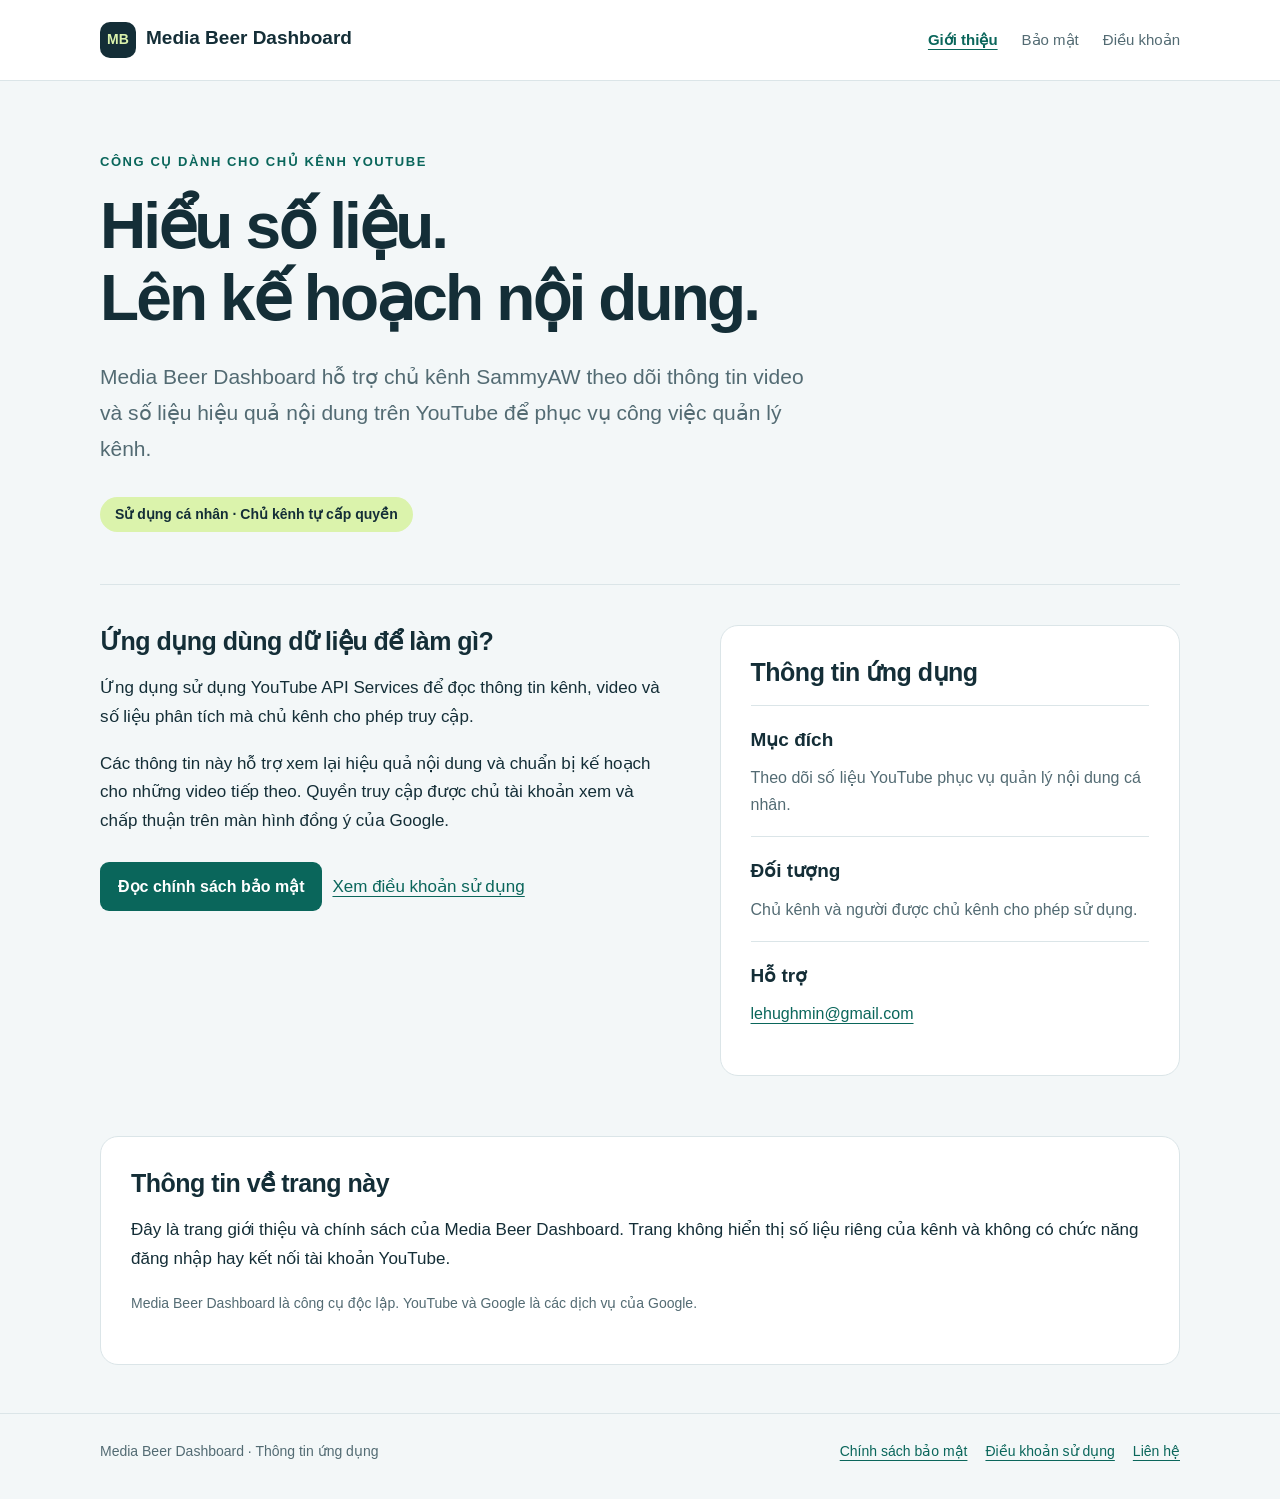
<file: index.html>
<!doctype html><html lang="vi"><head><meta charset="utf-8"><meta name="viewport" content="width=device-width,initial-scale=1"><meta name="robots" content="noindex,nofollow"><meta name="description" content="Thông tin ứng dụng Media Beer Dashboard, chính sách bảo mật và điều khoản sử dụng."><title>Giới thiệu | Media Beer Dashboard</title><link rel="stylesheet" href="style.css"></head><body><header><div class="wrap"><a class="brand" href="index.html"><span>MB</span>Media Beer Dashboard</a><nav aria-label="Điều hướng chính"><a href="index.html" aria-current="page">Giới thiệu</a><a href="privacy.html">Bảo mật</a><a href="terms.html">Điều khoản</a></nav></div></header><main class="wrap"><section class="hero"><p class="eyebrow">Công cụ dành cho chủ kênh YouTube</p><h1>Hiểu số liệu.<br>Lên kế hoạch nội dung.</h1><p class="lead">Media Beer Dashboard hỗ trợ chủ kênh SammyAW theo dõi thông tin video và số liệu hiệu quả nội dung trên YouTube để phục vụ công việc quản lý kênh.</p><span class="pill">Sử dụng cá nhân · Chủ kênh tự cấp quyền</span></section><section class="split"><div><h2>Ứng dụng dùng dữ liệu để làm gì?</h2><p>Ứng dụng sử dụng YouTube API Services để đọc thông tin kênh, video và số liệu phân tích mà chủ kênh cho phép truy cập.</p><p>Các thông tin này hỗ trợ xem lại hiệu quả nội dung và chuẩn bị kế hoạch cho những video tiếp theo. Quyền truy cập được chủ tài khoản xem và chấp thuận trên màn hình đồng ý của Google.</p><a class="button" href="privacy.html">Đọc chính sách bảo mật</a><a href="terms.html">Xem điều khoản sử dụng</a></div><aside class="panel"><h2>Thông tin ứng dụng</h2><div class="item"><h3>Mục đích</h3><p>Theo dõi số liệu YouTube phục vụ quản lý nội dung cá nhân.</p></div><div class="item"><h3>Đối tượng</h3><p>Chủ kênh và người được chủ kênh cho phép sử dụng.</p></div><div class="item"><h3>Hỗ trợ</h3><p><a class="contact" href="mailto:lehughmin@gmail.com">lehughmin@gmail.com</a></p></div></aside></section><section class="panel" style="margin-bottom:48px"><h2>Thông tin về trang này</h2><p>Đây là trang giới thiệu và chính sách của Media Beer Dashboard. Trang không hiển thị số liệu riêng của kênh và không có chức năng đăng nhập hay kết nối tài khoản YouTube.</p><p class="meta">Media Beer Dashboard là công cụ độc lập. YouTube và Google là các dịch vụ của Google.</p></section></main><footer><div class="wrap"><p>Media Beer Dashboard · Thông tin ứng dụng</p><div class="footlinks"><a href="privacy.html">Chính sách bảo mật</a><a href="terms.html">Điều khoản sử dụng</a><a href="mailto:lehughmin@gmail.com">Liên hệ</a></div></div></footer></body></html>
</file>
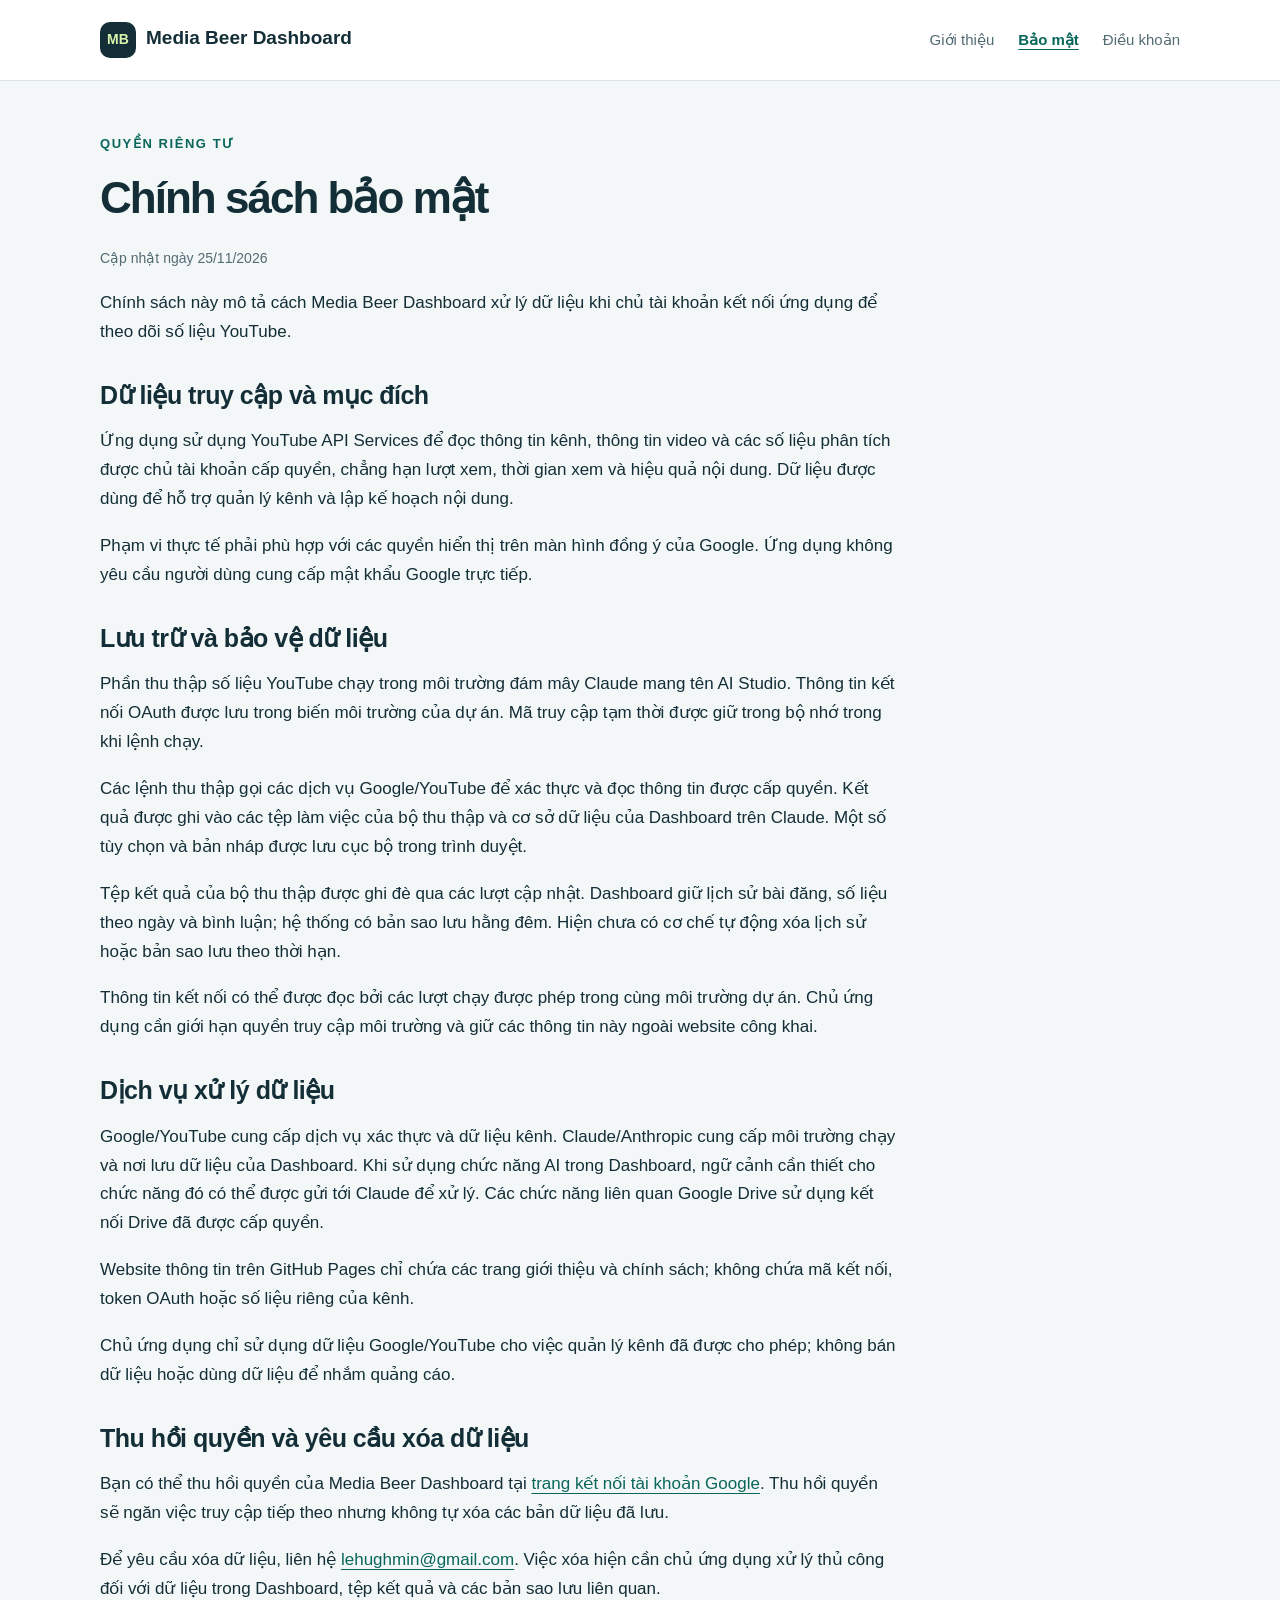
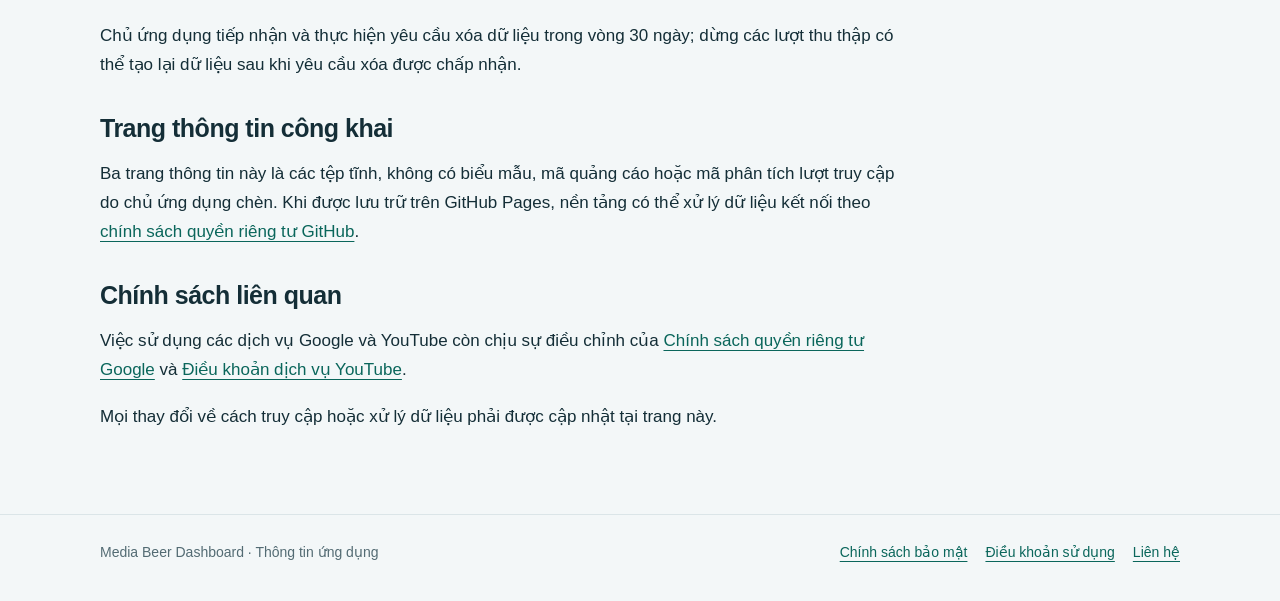
<file: privacy.html>
<!doctype html><html lang="vi"><head><meta charset="utf-8"><meta name="viewport" content="width=device-width,initial-scale=1"><meta name="robots" content="noindex,nofollow"><meta name="description" content="Thông tin ứng dụng Media Beer Dashboard, chính sách bảo mật và điều khoản sử dụng."><title>Chính sách bảo mật | Media Beer Dashboard</title><link rel="stylesheet" href="style.css"></head><body><header><div class="wrap"><a class="brand" href="index.html"><span>MB</span>Media Beer Dashboard</a><nav aria-label="Điều hướng chính"><a href="index.html">Giới thiệu</a><a href="privacy.html" aria-current="page">Bảo mật</a><a href="terms.html">Điều khoản</a></nav></div></header><main class="wrap"><article class="document"><p class="eyebrow">Quyền riêng tư</p><h1>Chính sách bảo mật</h1><p class="meta">Cập nhật ngày 25/11/2026</p><p>Chính sách này mô tả cách Media Beer Dashboard xử lý dữ liệu khi chủ tài khoản kết nối ứng dụng để theo dõi số liệu YouTube.</p><section><h2>Dữ liệu truy cập và mục đích</h2><p>Ứng dụng sử dụng YouTube API Services để đọc thông tin kênh, thông tin video và các số liệu phân tích được chủ tài khoản cấp quyền, chẳng hạn lượt xem, thời gian xem và hiệu quả nội dung. Dữ liệu được dùng để hỗ trợ quản lý kênh và lập kế hoạch nội dung.</p><p>Phạm vi thực tế phải phù hợp với các quyền hiển thị trên màn hình đồng ý của Google. Ứng dụng không yêu cầu người dùng cung cấp mật khẩu Google trực tiếp.</p></section><section><h2>Lưu trữ và bảo vệ dữ liệu</h2><p>Phần thu thập số liệu YouTube chạy trong môi trường đám mây Claude mang tên AI Studio. Thông tin kết nối OAuth được lưu trong biến môi trường của dự án. Mã truy cập tạm thời được giữ trong bộ nhớ trong khi lệnh chạy.</p><p>Các lệnh thu thập gọi các dịch vụ Google/YouTube để xác thực và đọc thông tin được cấp quyền. Kết quả được ghi vào các tệp làm việc của bộ thu thập và cơ sở dữ liệu của Dashboard trên Claude. Một số tùy chọn và bản nháp được lưu cục bộ trong trình duyệt.</p><p>Tệp kết quả của bộ thu thập được ghi đè qua các lượt cập nhật. Dashboard giữ lịch sử bài đăng, số liệu theo ngày và bình luận; hệ thống có bản sao lưu hằng đêm. Hiện chưa có cơ chế tự động xóa lịch sử hoặc bản sao lưu theo thời hạn.</p><p>Thông tin kết nối có thể được đọc bởi các lượt chạy được phép trong cùng môi trường dự án. Chủ ứng dụng cần giới hạn quyền truy cập môi trường và giữ các thông tin này ngoài website công khai.</p></section><section><h2>Dịch vụ xử lý dữ liệu</h2><p>Google/YouTube cung cấp dịch vụ xác thực và dữ liệu kênh. Claude/Anthropic cung cấp môi trường chạy và nơi lưu dữ liệu của Dashboard. Khi sử dụng chức năng AI trong Dashboard, ngữ cảnh cần thiết cho chức năng đó có thể được gửi tới Claude để xử lý. Các chức năng liên quan Google Drive sử dụng kết nối Drive đã được cấp quyền.</p><p>Website thông tin trên GitHub Pages chỉ chứa các trang giới thiệu và chính sách; không chứa mã kết nối, token OAuth hoặc số liệu riêng của kênh.</p><div><p>Chủ ứng dụng chỉ sử dụng dữ liệu Google/YouTube cho việc quản lý kênh đã được cho phép; không bán dữ liệu hoặc dùng dữ liệu để nhắm quảng cáo.</p></div></section><section><h2>Thu hồi quyền và yêu cầu xóa dữ liệu</h2><p>Bạn có thể thu hồi quyền của Media Beer Dashboard tại <a href="https://myaccount.google.com/permissions">trang kết nối tài khoản Google</a>. Thu hồi quyền sẽ ngăn việc truy cập tiếp theo nhưng không tự xóa các bản dữ liệu đã lưu.</p><p>Để yêu cầu xóa dữ liệu, liên hệ <a href="mailto:lehughmin@gmail.com">lehughmin@gmail.com</a>. Việc xóa hiện cần chủ ứng dụng xử lý thủ công đối với dữ liệu trong Dashboard, tệp kết quả và các bản sao lưu liên quan.</p><div><p>Chủ ứng dụng tiếp nhận và thực hiện yêu cầu xóa dữ liệu trong vòng 30 ngày; dừng các lượt thu thập có thể tạo lại dữ liệu sau khi yêu cầu xóa được chấp nhận.</p></div></section><section><h2>Trang thông tin công khai</h2><p>Ba trang thông tin này là các tệp tĩnh, không có biểu mẫu, mã quảng cáo hoặc mã phân tích lượt truy cập do chủ ứng dụng chèn. Khi được lưu trữ trên GitHub Pages, nền tảng có thể xử lý dữ liệu kết nối theo <a href="https://docs.github.com/en/site-policy/privacy-policies/github-general-privacy-statement">chính sách quyền riêng tư GitHub</a>.</p></section><section><h2>Chính sách liên quan</h2><p>Việc sử dụng các dịch vụ Google và YouTube còn chịu sự điều chỉnh của <a href="https://policies.google.com/privacy">Chính sách quyền riêng tư Google</a> và <a href="https://www.youtube.com/t/terms">Điều khoản dịch vụ YouTube</a>.</p><p>Mọi thay đổi về cách truy cập hoặc xử lý dữ liệu phải được cập nhật tại trang này.</p></section></article></main><footer><div class="wrap"><p>Media Beer Dashboard · Thông tin ứng dụng</p><div class="footlinks"><a href="privacy.html">Chính sách bảo mật</a><a href="terms.html">Điều khoản sử dụng</a><a href="mailto:lehughmin@gmail.com">Liên hệ</a></div></div></footer></body></html>
</file>
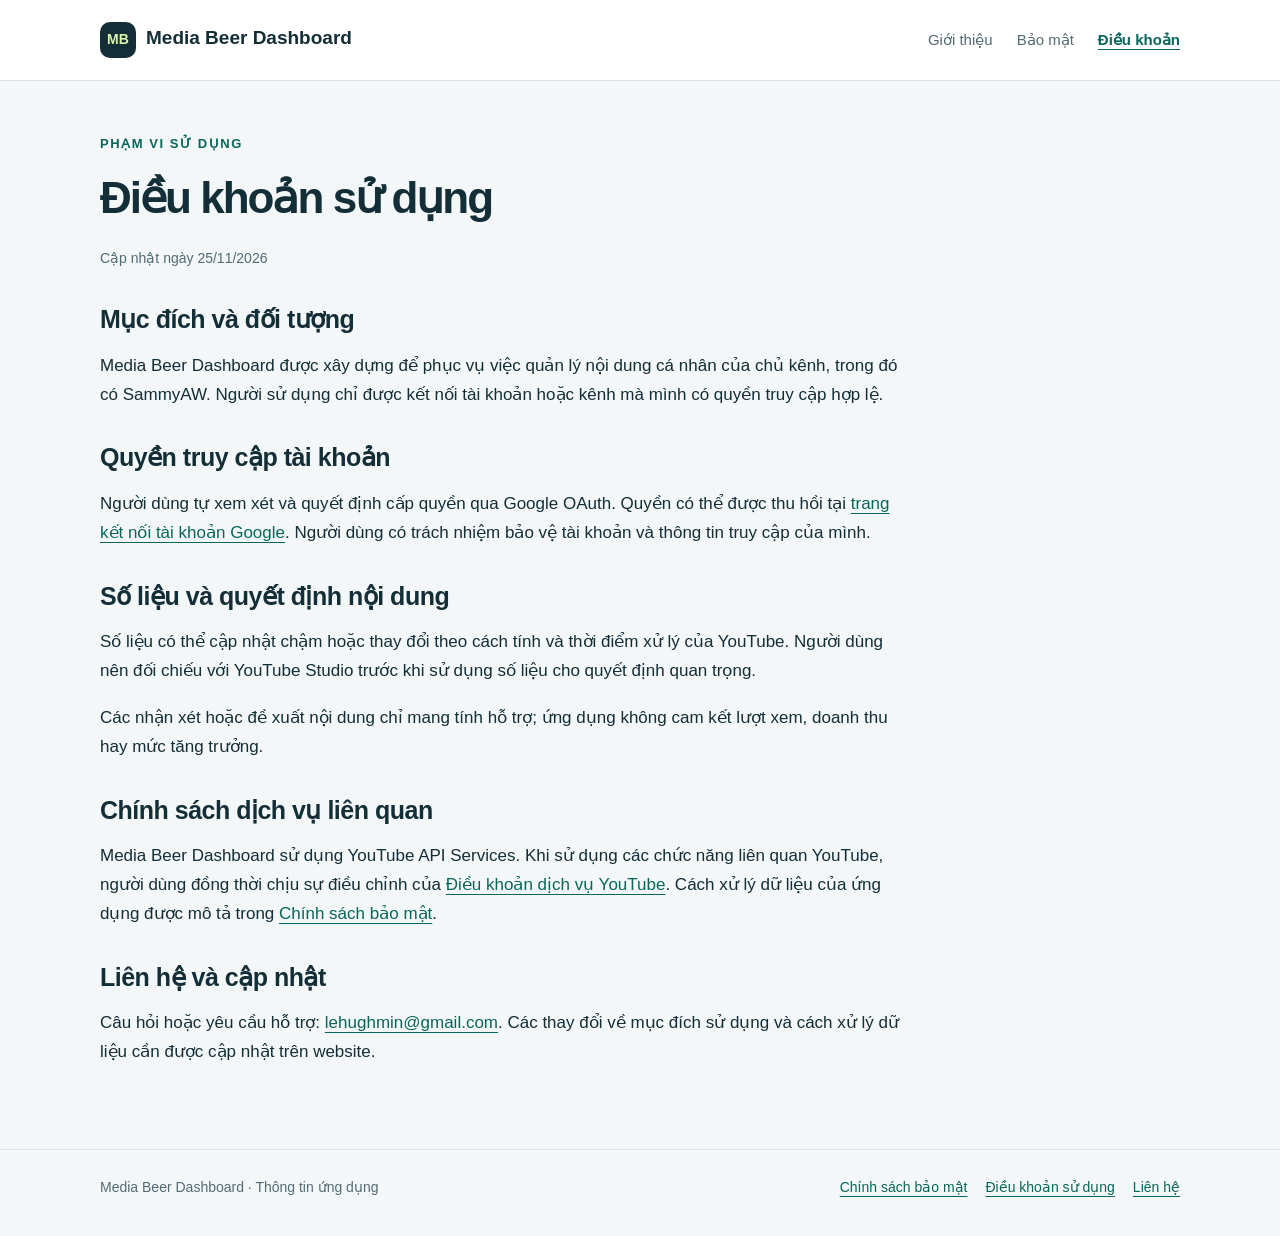
<file: terms.html>
<!doctype html><html lang="vi"><head><meta charset="utf-8"><meta name="viewport" content="width=device-width,initial-scale=1"><meta name="robots" content="noindex,nofollow"><meta name="description" content="Thông tin ứng dụng Media Beer Dashboard, chính sách bảo mật và điều khoản sử dụng."><title>Điều khoản sử dụng | Media Beer Dashboard</title><link rel="stylesheet" href="style.css"></head><body><header><div class="wrap"><a class="brand" href="index.html"><span>MB</span>Media Beer Dashboard</a><nav aria-label="Điều hướng chính"><a href="index.html">Giới thiệu</a><a href="privacy.html">Bảo mật</a><a href="terms.html" aria-current="page">Điều khoản</a></nav></div></header><main class="wrap"><article class="document"><p class="eyebrow">Phạm vi sử dụng</p><h1>Điều khoản sử dụng</h1><p class="meta">Cập nhật ngày 25/11/2026</p><section><h2>Mục đích và đối tượng</h2><p>Media Beer Dashboard được xây dựng để phục vụ việc quản lý nội dung cá nhân của chủ kênh, trong đó có SammyAW. Người sử dụng chỉ được kết nối tài khoản hoặc kênh mà mình có quyền truy cập hợp lệ.</p></section><section><h2>Quyền truy cập tài khoản</h2><p>Người dùng tự xem xét và quyết định cấp quyền qua Google OAuth. Quyền có thể được thu hồi tại <a href="https://myaccount.google.com/permissions">trang kết nối tài khoản Google</a>. Người dùng có trách nhiệm bảo vệ tài khoản và thông tin truy cập của mình.</p></section><section><h2>Số liệu và quyết định nội dung</h2><p>Số liệu có thể cập nhật chậm hoặc thay đổi theo cách tính và thời điểm xử lý của YouTube. Người dùng nên đối chiếu với YouTube Studio trước khi sử dụng số liệu cho quyết định quan trọng.</p><p>Các nhận xét hoặc đề xuất nội dung chỉ mang tính hỗ trợ; ứng dụng không cam kết lượt xem, doanh thu hay mức tăng trưởng.</p></section><section><h2>Chính sách dịch vụ liên quan</h2><p>Media Beer Dashboard sử dụng YouTube API Services. Khi sử dụng các chức năng liên quan YouTube, người dùng đồng thời chịu sự điều chỉnh của <a href="https://www.youtube.com/t/terms">Điều khoản dịch vụ YouTube</a>. Cách xử lý dữ liệu của ứng dụng được mô tả trong <a href="privacy.html">Chính sách bảo mật</a>.</p></section><section><h2>Liên hệ và cập nhật</h2><p>Câu hỏi hoặc yêu cầu hỗ trợ: <a href="mailto:lehughmin@gmail.com">lehughmin@gmail.com</a>. Các thay đổi về mục đích sử dụng và cách xử lý dữ liệu cần được cập nhật trên website.</p></section></article></main><footer><div class="wrap"><p>Media Beer Dashboard · Thông tin ứng dụng</p><div class="footlinks"><a href="privacy.html">Chính sách bảo mật</a><a href="terms.html">Điều khoản sử dụng</a><a href="mailto:lehughmin@gmail.com">Liên hệ</a></div></div></footer></body></html>
</file>
<file: style.css>
:root{color-scheme:light;--ink:#142e37;--muted:#536b73;--line:#dbe5e8;--paper:#f3f7f8;--green:#0a665b;--accent:#dbf3ac}*{box-sizing:border-box}body{margin:0;background:var(--paper);color:var(--ink);font:17px/1.7 "Segoe UI",Arial,sans-serif}a{color:var(--green);text-underline-offset:4px}a:focus-visible{outline:3px solid #bb7100;outline-offset:5px}.wrap{width:min(1080px,calc(100% - 44px));margin:auto}header{background:white;border-bottom:1px solid var(--line)}header .wrap{display:flex;align-items:center;justify-content:space-between;gap:24px;padding:22px 0}.brand{font-size:19px;font-weight:750;text-decoration:none;color:var(--ink)}.brand span{display:inline-flex;background:var(--ink);color:var(--accent);width:36px;height:36px;align-items:center;justify-content:center;border-radius:10px;margin-right:10px;font-size:14px}nav{display:flex;gap:24px;flex-wrap:wrap}nav a{font-size:15px;text-decoration:none;color:var(--muted)}nav a[aria-current=page]{color:var(--green);text-decoration:underline;font-weight:700}.notice{background:#fff0ce;border-bottom:1px solid #edd49c;font-size:14px;padding:10px 0;color:#674900}.eyebrow{text-transform:uppercase;letter-spacing:.12em;font-size:13px;font-weight:750;color:var(--green);margin:0 0 18px}h1{font-size:clamp(35px,5vw,64px);line-height:1.12;letter-spacing:-.045em;margin:0 0 25px;max-width:850px}h2{font-size:25px;line-height:1.3;letter-spacing:-.02em;margin:0 0 16px}h3{font-size:19px;margin:0 0 8px}p{margin:0 0 18px}.lead{font-size:21px;color:var(--muted);max-width:730px}.hero{padding:70px 0 52px}.pill{display:inline-block;background:var(--accent);border-radius:30px;padding:6px 15px;font-size:14px;font-weight:650;margin-top:12px}.split{display:grid;grid-template-columns:1.25fr 1fr;gap:44px;padding:40px 0 60px;border-top:1px solid var(--line)}.panel{background:white;border:1px solid var(--line);border-radius:18px;padding:30px}.list{padding-left:22px;margin:0}.list li{margin-bottom:12px}.item{padding:18px 0;border-top:1px solid var(--line)}.item:first-child{border:0;padding-top:0}.item p{color:var(--muted);font-size:16px;margin:0}.document{max-width:800px;padding:52px 0 64px}.document h1{font-size:44px}.document section{margin-top:32px}.meta{font-size:14px;color:var(--muted)}.pending{background:#fff0ce;border-left:4px solid #b57c16;padding:18px 20px;border-radius:0 10px 10px 0;color:#674900}.pending p:last-child{margin:0}footer{border-top:1px solid var(--line);padding:26px 0 36px;font-size:14px;color:var(--muted)}footer .wrap{display:flex;justify-content:space-between;gap:24px;flex-wrap:wrap}footer p{margin:0}.footlinks{display:flex;gap:18px;flex-wrap:wrap}.button{display:inline-block;background:var(--green);color:white;text-decoration:none;padding:11px 18px;border-radius:9px;font-weight:650;font-size:16px;margin:8px 10px 0 0}code{overflow-wrap:anywhere;font-size:.88em}.contact{overflow-wrap:anywhere}@media(max-width:700px){header .wrap{align-items:flex-start;flex-direction:column;gap:15px}.brand{font-size:17px}nav{gap:19px}.hero{padding:43px 0 35px}.split{grid-template-columns:1fr;gap:24px;padding:30px 0 40px}.lead{font-size:19px}.panel{padding:24px}.document{padding-top:38px}.document h1{font-size:36px}}
</file>
